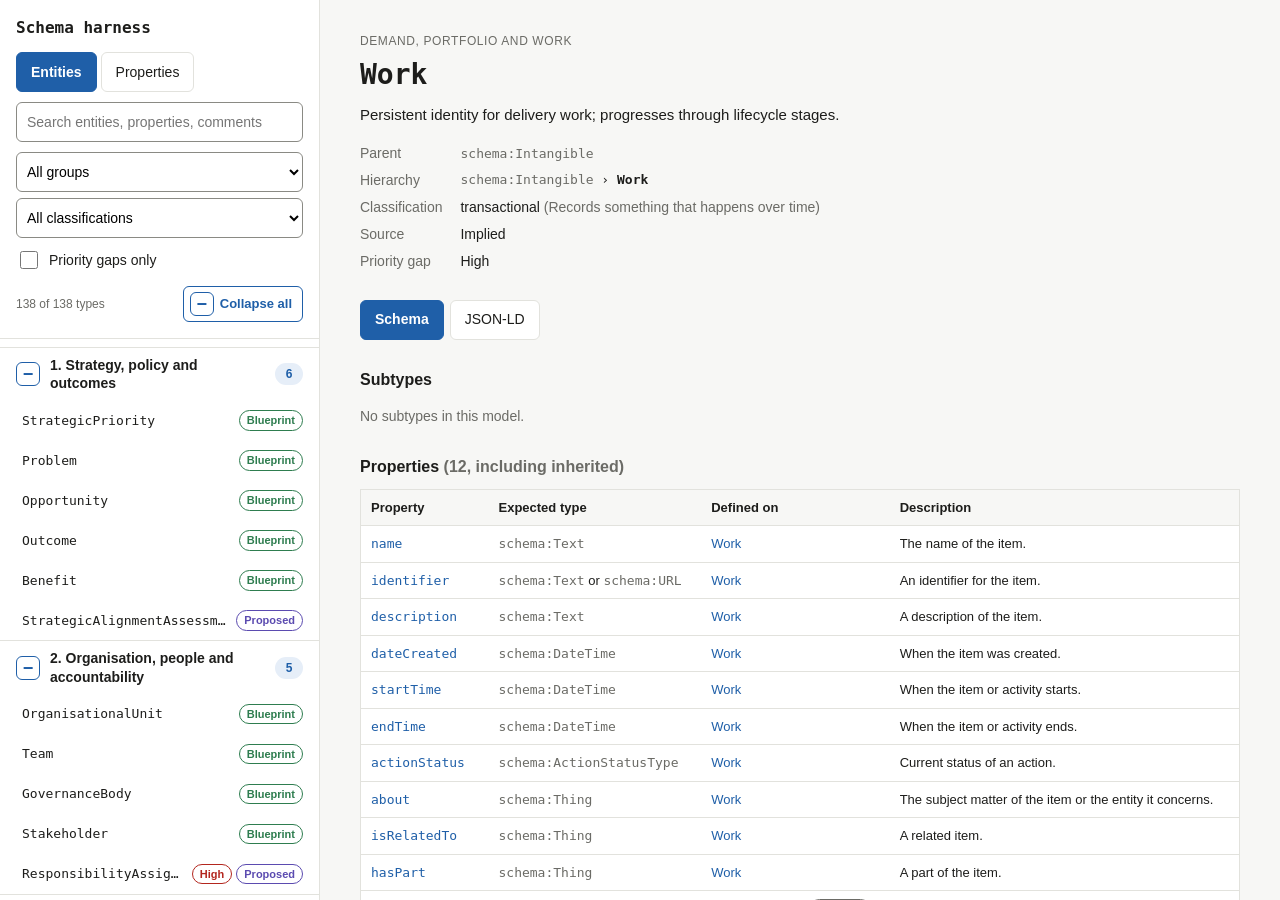
<file: schema-harness/index.html>
<!DOCTYPE html>
<html lang="en">
<head>
  <meta charset="UTF-8" />
  <meta name="viewport" content="width=device-width, initial-scale=1.0" />
  <title>Firestarter Schema Harness</title>
  <link rel="stylesheet" href="styles.css" />
</head>
<body>
  <div class="layout">
    <aside class="sidebar">
      <div class="sidebar-top">
        <h1 class="brand">Schema harness</h1>
        <div class="modes" role="tablist">
          <button type="button" role="tab" id="mode-types" data-mode="types" aria-selected="true" class="active">Entities</button>
          <button type="button" role="tab" id="mode-props" data-mode="props" aria-selected="false">Properties</button>
        </div>
        <input id="search" type="search" placeholder="Search entities, properties, comments" autocomplete="off" />
        <div class="filters">
          <select id="group-filter" aria-label="Filter by group">
            <option value="">All groups</option>
          </select>
          <select id="class-filter" aria-label="Filter by classification">
            <option value="">All classifications</option>
          </select>
          <label class="check"><input id="gaps-only" type="checkbox" /> Priority gaps only</label>
        </div>
        <div class="count-row">
          <p id="count" class="count" aria-live="polite"></p>
          <button id="toggle-all" type="button" class="toggle-all" aria-controls="type-list"></button>
        </div>
      </div>
      <nav id="type-list" class="type-list" aria-label="Entities and properties"></nav>
    </aside>
    <main id="main" class="main"></main>
  </div>

  <script src="schema-data.js"></script>
  <script src="app.js"></script>
</body>
</html>
</file>
<file: schema-harness/styles.css>
:root {
  --bg: #f7f7f5;
  --panel: #ffffff;
  --ink: #1d1d1b;
  --muted: #6b6b66;
  --line: #e2e2dd;
  --accent: #1f5fa8;
  --focus: #1f5fa8;
  --high: #b3261e;
  --med: #b26a00;
  --blueprint: #2e7d4f;
  --proposed: #5b4bb0;
  --implied: #6b6b66;
  --font: -apple-system, BlinkMacSystemFont, "Segoe UI", Roboto, sans-serif;
  --mono: ui-monospace, SFMono-Regular, Menlo, Consolas, monospace;
}

* { box-sizing: border-box; }

body {
  margin: 0;
  font: 14px/1.5 var(--font);
  color: var(--ink);
  background: var(--bg);
}

.layout {
  display: grid;
  grid-template-columns: 320px minmax(0, 1fr);
  height: 100vh;
}

.sidebar {
  display: flex;
  flex-direction: column;
  background: var(--panel);
  border-right: 1px solid var(--line);
  min-height: 0;
  min-width: 0;
  overflow: hidden;
}

.sidebar-top {
  padding: 16px;
  border-bottom: 1px solid var(--line);
}

.brand {
  font-size: 16px;
  margin: 0 0 12px;
}

.modes {
  display: flex;
  gap: 4px;
  margin-bottom: 10px;
}

.modes button,
.tabs button {
  font: inherit;
  font-size: 14px;
  min-height: 40px;
  padding: 6px 14px;
  border: 1px solid var(--line);
  background: var(--panel);
  border-radius: 6px;
  cursor: pointer;
  color: var(--ink);
}

.modes button:hover,
.tabs button:hover { border-color: var(--accent); }

.modes button.active,
.tabs button.active {
  background: var(--accent);
  border-color: var(--accent);
  color: #fff;
  font-weight: 600;
}

#search {
  width: 100%;
  min-height: 40px;
  padding: 8px 10px;
  font: inherit;
  font-size: 14px;
  border: 1px solid #8a8a84;
  border-radius: 6px;
}

.filters {
  display: grid;
  grid-template-columns: minmax(0, 1fr);
  gap: 6px;
  margin-top: 10px;
}

.filters select {
  width: 100%;
  min-width: 0;
  min-height: 40px;
  font: inherit;
  font-size: 14px;
  padding: 6px;
  border: 1px solid #8a8a84;
  border-radius: 6px;
  background: var(--panel);
}

.check {
  display: flex;
  align-items: center;
  gap: 8px;
  min-height: 32px;
  font-size: 14px;
  color: var(--ink);
  cursor: pointer;
}

.check input { width: 18px; height: 18px; accent-color: var(--accent); }

.count {
  margin: 10px 0 0;
  font-size: 12px;
  color: var(--muted);
}

.type-list {
  overflow-y: auto;
  padding: 8px 0 24px;
}

.count-row {
  display: flex;
  align-items: center;
  justify-content: space-between;
  gap: 8px;
  margin-top: 10px;
}

.count-row .count { margin: 0; }

[hidden] { display: none !important; }

:focus-visible {
  outline: 3px solid var(--focus);
  outline-offset: 2px;
}

.toggle-all {
  display: inline-flex;
  align-items: center;
  gap: 6px;
  min-height: 36px;
  padding: 4px 10px 4px 6px;
  font: inherit;
  font-size: 13px;
  font-weight: 600;
  border: 1px solid var(--accent);
  border-radius: 6px;
  background: var(--panel);
  color: var(--accent);
  cursor: pointer;
}

.toggle-all:hover { background: #e6eef8; }

.toggle-icon {
  display: inline-flex;
  align-items: center;
  justify-content: center;
  flex-shrink: 0;
  width: 24px;
  height: 24px;
  border: 1.5px solid var(--accent);
  border-radius: 6px;
  color: var(--accent);
  font-size: 18px;
  font-weight: 700;
  line-height: 1;
}

.group-heading { margin: 0; font-size: inherit; font-weight: inherit; }

.group-head {
  display: flex;
  align-items: center;
  gap: 10px;
  width: 100%;
  min-height: 48px;
  margin: 0;
  padding: 8px 16px;
  border: none;
  border-top: 1px solid var(--line);
  background: none;
  font: inherit;
  font-size: 14px;
  font-weight: 600;
  color: var(--ink);
  text-align: left;
  cursor: pointer;
}

.group-head:hover { background: var(--bg); }

.group-name {
  flex: 1;
  min-width: 0;
  line-height: 1.3;
}

.count-badge {
  display: inline-flex;
  align-items: center;
  justify-content: center;
  min-width: 28px;
  padding: 2px 9px;
  border-radius: 999px;
  background: #e6eef8;
  color: var(--accent);
  font-size: 12px;
  font-weight: 700;
  flex-shrink: 0;
}

.group-label {
  padding: 12px 16px 4px;
  font-size: 12px;
  font-weight: 600;
  color: var(--muted);
}

.type-link {
  display: flex;
  align-items: center;
  justify-content: space-between;
  gap: 8px;
  min-height: 40px;
  padding: 8px 16px 8px 19px;
  border-left: 3px solid transparent;
  color: var(--ink);
  text-decoration: none;
  font-family: var(--mono);
  font-size: 13px;
}

.type-link:hover { background: var(--bg); }

.type-name {
  min-width: 0;
  overflow: hidden;
  text-overflow: ellipsis;
  white-space: nowrap;
}

.badges {
  display: flex;
  gap: 4px;
  flex-shrink: 0;
}

.type-link.active {
  background: #e6eef8;
  border-left-color: var(--accent);
  color: var(--accent);
  font-weight: 600;
}

.empty {
  padding: 16px;
  color: var(--muted);
}

.main {
  overflow-y: auto;
  padding: 32px 40px 64px;
  min-width: 0;
}

.main section {
  margin-top: 28px;
}

h1 {
  font-size: 28px;
  margin: 4px 0 8px;
  font-family: var(--mono);
}

h2 {
  font-size: 16px;
  margin: 0 0 10px;
}

.eyebrow {
  margin: 0;
  font-size: 12px;
  text-transform: uppercase;
  letter-spacing: 0.05em;
  color: var(--muted);
}

.lede {
  max-width: 760px;
  margin: 0 0 16px;
  font-size: 15px;
}

.facts {
  display: grid;
  grid-template-columns: max-content 1fr;
  gap: 6px 18px;
  margin: 0;
}

.facts dt { color: var(--muted); }
.facts dd { margin: 0; }

.hierarchy { font-family: var(--mono); font-size: 13px; }

.muted { color: var(--muted); }

.note {
  font-size: 13px;
  color: var(--muted);
  max-width: 760px;
}

.tabs {
  display: flex;
  gap: 6px;
  margin-top: 28px;
}

table.props {
  width: 100%;
  border-collapse: collapse;
  background: var(--panel);
  border: 1px solid var(--line);
  border-radius: 6px;
  font-size: 13px;
}

table.props th,
table.props td {
  text-align: left;
  padding: 8px 10px;
  border-bottom: 1px solid var(--line);
  vertical-align: top;
}

table.props th {
  background: var(--bg);
  font-weight: 600;
}

table.props td:first-child {
  font-family: var(--mono);
  white-space: nowrap;
}

ul.inline {
  list-style: none;
  margin: 0;
  padding: 0;
  display: flex;
  flex-wrap: wrap;
  gap: 6px 14px;
  font-family: var(--mono);
  font-size: 13px;
}

a {
  color: var(--accent);
  text-decoration: none;
}

a:hover { text-decoration: underline; }

.ext {
  font-family: var(--mono);
  font-size: 13px;
  color: var(--muted);
}

.badge {
  display: inline-block;
  padding: 1px 7px;
  border-radius: 999px;
  font-family: var(--font);
  font-size: 11px;
  font-weight: 600;
  white-space: nowrap;
  border: 1px solid currentColor;
}

.prio-high { color: var(--high); }
.prio-medium { color: var(--med); }
.src-blueprint { color: var(--blueprint); }
.src-proposed { color: var(--proposed); }
.src-implied { color: var(--implied); }
.badge.inherited { color: var(--muted); }

pre.jsonld {
  background: #1e1e1e;
  color: #e6e6e6;
  padding: 16px;
  border-radius: 8px;
  overflow-x: auto;
  font-family: var(--mono);
  font-size: 12px;
  line-height: 1.45;
  max-height: 70vh;
}

code {
  font-family: var(--mono);
  font-size: 12px;
}

@media (max-width: 800px) {
  .layout { grid-template-columns: 1fr; grid-template-rows: 45vh 1fr; height: auto; }
  .main { padding: 20px; }
}
</file>
